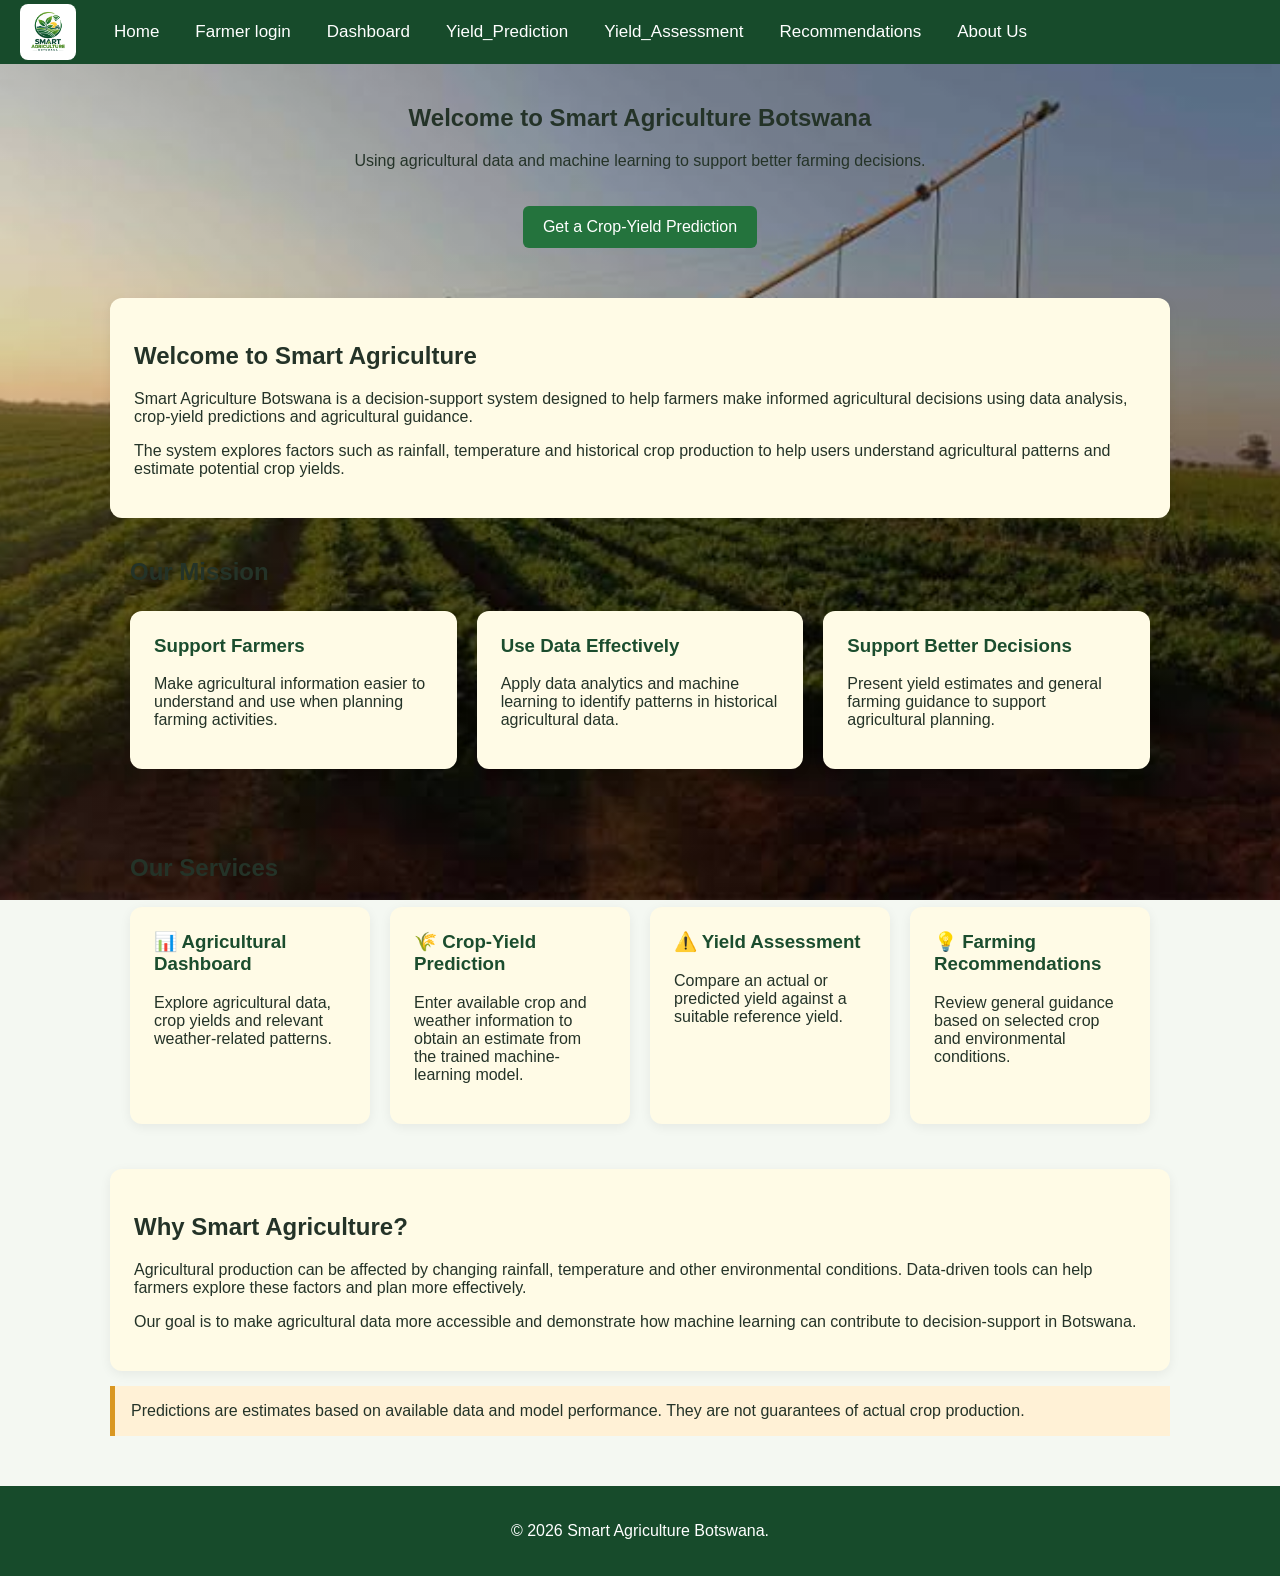
<file: index.html>
<!DOCTYPE html>
<html lang="en">
<head>
    <meta charset="UTF-8">
    <meta name="viewport" content="width=device-width, initial-scale=1.0">
    <title>Home | Smart Agriculture Botswana</title>
    <link rel="stylesheet" href="style.css">
</head>
<body>
 
<header>
<div class="logo"><img src="images/smartlogo.png" alt="Logo"></div>
<nav>
    <a href="index.html">Home</a> <a href ="login.html">Farmer login</a> <a href="dashboard.html">Dashboard</a> <a href="yield prediction.html">Yield_Prediction</a> <a href="risk assessment.html">Yield_Assessment</a> <a href="recommendation.html">Recommendations</a> <a href="about us.html">About Us</a>
</nav>
</header>
    <section class="hero">
	<CENTER>
    <h1>Welcome to Smart Agriculture Botswana</h1>
    <p>Using agricultural data and machine learning to support better farming decisions.</p>
    <a href="/prediction">
        <button type="button">Get a Crop-Yield Prediction</button>
    </a>
	</CENTER>
	</section>


<main>
    <section class="card">
        <h2>Welcome to Smart Agriculture</h2>
        <p>
            Smart Agriculture Botswana is a decision-support system designed
            to help farmers make informed agricultural decisions using data
            analysis, crop-yield predictions and agricultural guidance.
        </p>
        <p>
            The system explores factors such as rainfall, temperature and
            historical crop production to help users understand agricultural
            patterns and estimate potential crop yields.
        </p>
    </section>

    <section>
        <h2>Our Mission</h2>
        <div class="card-container">
            <div class="card">
                <h3>Support Farmers</h3>
                <p>
                    Make agricultural information easier to understand and
                    use when planning farming activities.
                </p>
            </div>

            <div class="card">
                <h3>Use Data Effectively</h3>
                <p>
                    Apply data analytics and machine learning to identify
                    patterns in historical agricultural data.
                </p>
            </div>

            <div class="card">
                <h3>Support Better Decisions</h3>
                <p>
                    Present yield estimates and general farming guidance
                    to support agricultural planning.
                </p>
            </div>
        </div>
    </section>

    <section>
        <h2>Our Services</h2>
        <div class="card-container">
            <div class="card">
                <h3>📊 Agricultural Dashboard</h3>
                <p>
                    Explore agricultural data, crop yields and relevant
                    weather-related patterns.
                </p>
                
            </div>

            <div class="card">
                <h3>🌾 Crop-Yield Prediction</h3>
                <p>
                    Enter available crop and weather information to obtain
                    an estimate from the trained machine-learning model.
                </p>
                
            </div>

            <div class="card">
                <h3>⚠️ Yield Assessment</h3>
                <p>
                    Compare an actual or predicted yield against a suitable
                    reference yield.
                </p>
                
            </div>

            <div class="card">
                <h3>💡 Farming Recommendations</h3>
                <p>
                    Review general guidance based on selected crop and
                    environmental conditions.
                </p>
                
            </div>
        </div>
    </section>

    <section class="card">
        <h2>Why Smart Agriculture?</h2>
        <p>
            Agricultural production can be affected by changing rainfall,
            temperature and other environmental conditions. Data-driven
            tools can help farmers explore these factors and plan more
            effectively.
        </p>
        <p>
            Our goal is to make agricultural data more accessible and
            demonstrate how machine learning can contribute to
            decision-support in Botswana.
        </p>
        
    </section>

    <p class="warning">
        Predictions are estimates based on available data and model
        performance. They are not guarantees of actual crop production.
    </p>
</main>

<footer>
    <p>&copy; 2026 Smart Agriculture Botswana.</p>
</footer>

</body>
</html>
</file>
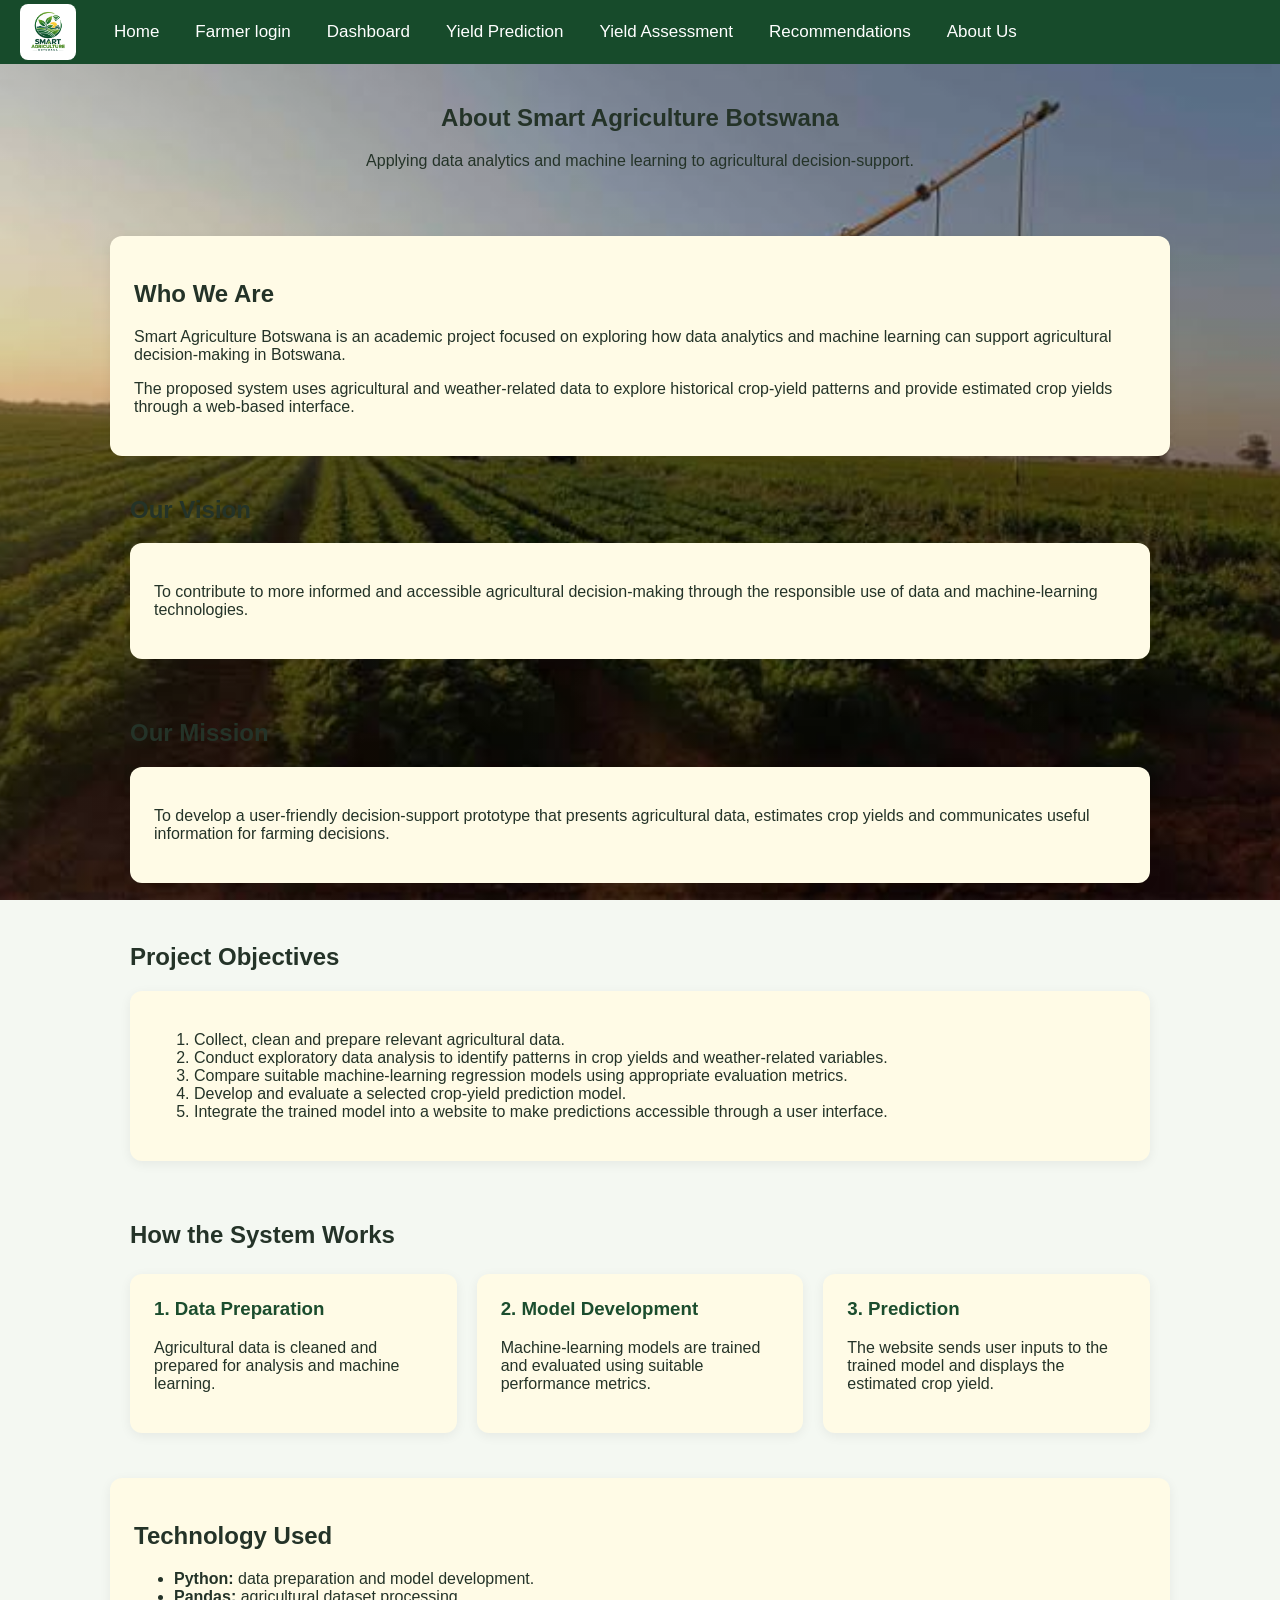
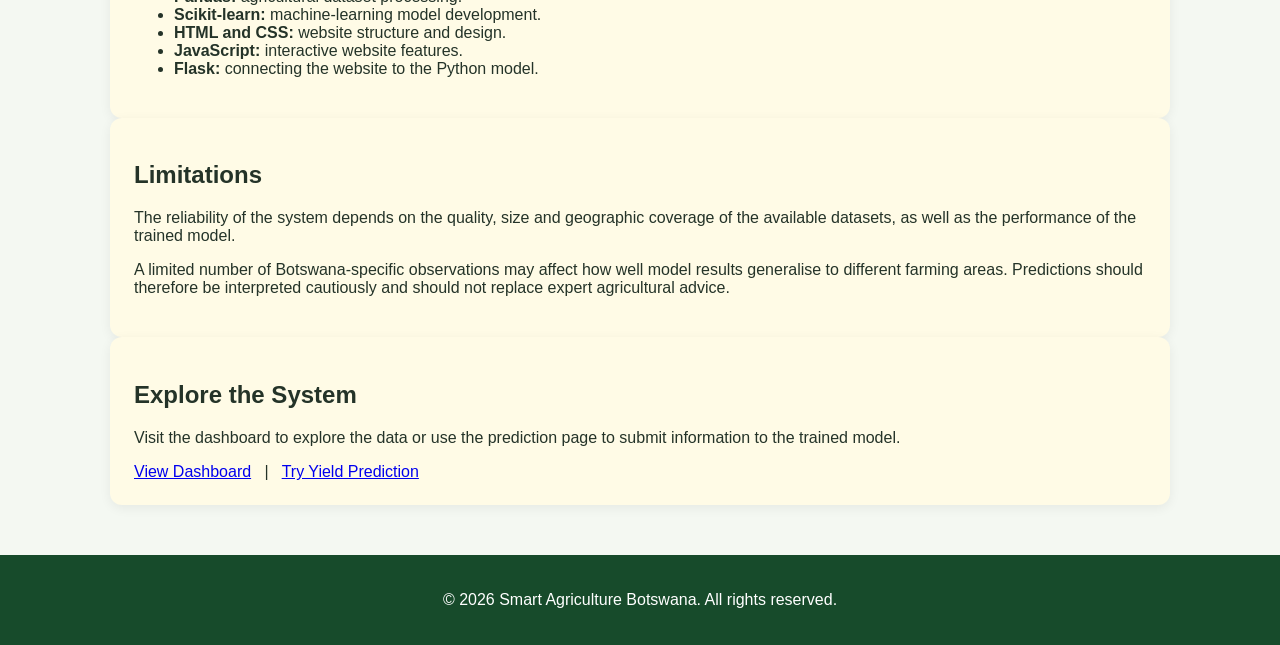
<file: about us.html>
<!DOCTYPE html>
<html lang="en">
<head>
    <meta charset="UTF-8">
    <meta name="viewport" content="width=device-width, initial-scale=1.0">
    <title>About Us | Smart Agriculture Botswana</title>
    <link rel="stylesheet" href="style.css">
	
</head>
<body>

<header>
<div class="logo"><img src="images/smartlogo.png" alt="Logo"></div>
<nav>
    <a href="Home.html">Home</a> <a href ="login.html">Farmer login</a> <a href="dashboard.html">Dashboard</a> <a href="yield prediction.html">Yield Prediction</a> <a href="risk assessment.html">Yield Assessment</a> <a href="recommendation.html">Recommendations</a> <a href="about us.html">About Us</a>
</nav>
</header>
<section class="hero">
<CENTER>
    <h1>About Smart Agriculture Botswana</h1>
    <p>Applying data analytics and machine learning to agricultural decision-support.</p>
	</CENTER>
</section>

<main>
    <section class="card">
        <h2>Who We Are</h2>
        <p>
            Smart Agriculture Botswana is an academic project focused on
            exploring how data analytics and machine learning can support
            agricultural decision-making in Botswana.
        </p>
        <p>
            The proposed system uses agricultural and weather-related data
            to explore historical crop-yield patterns and provide estimated
            crop yields through a web-based interface.
        </p>
    </section>

    <section>
        <h2>Our Vision</h2>
        <div class="card">
            <p>
                To contribute to more informed and accessible agricultural
                decision-making through the responsible use of data and
                machine-learning technologies.
            </p>
        </div>
    </section>

    <section>
        <h2>Our Mission</h2>
        <div class="card">
            <p>
                To develop a user-friendly decision-support prototype that
                presents agricultural data, estimates crop yields and
                communicates useful information for farming decisions.
            </p>
        </div>
    </section>

    <section>
        <h2>Project Objectives</h2>
        <div class="card">
            <ol>
                <li>
                    Collect, clean and prepare relevant agricultural data.
                </li>
                <li>
                    Conduct exploratory data analysis to identify patterns
                    in crop yields and weather-related variables.
                </li>
                <li>
                    Compare suitable machine-learning regression models
                    using appropriate evaluation metrics.
                </li>
                <li>
                    Develop and evaluate a selected crop-yield prediction
                    model.
                </li>
                <li>
                    Integrate the trained model into a website to make
                    predictions accessible through a user interface.
                </li>
            </ol>
        </div>
    </section>

    <section>
        <h2>How the System Works</h2>
        <div class="card-container">
            <div class="card">
                <h3>1. Data Preparation</h3>
                <p>
                    Agricultural data is cleaned and prepared for analysis
                    and machine learning.
                </p>
            </div>

            <div class="card">
                <h3>2. Model Development</h3>
                <p>
                    Machine-learning models are trained and evaluated
                    using suitable performance metrics.
                </p>
            </div>

            <div class="card">
                <h3>3. Prediction</h3>
                <p>
                    The website sends user inputs to the trained model
                    and displays the estimated crop yield.
                </p>
            </div>
        </div>
    </section>

    <section class="card">
        <h2>Technology Used</h2>
        <ul>
            <li><strong>Python:</strong> data preparation and model development.</li>
            <li><strong>Pandas:</strong> agricultural dataset processing.</li>
            <li><strong>Scikit-learn:</strong> machine-learning model development.</li>
            <li><strong>HTML and CSS:</strong> website structure and design.</li>
            <li><strong>JavaScript:</strong> interactive website features.</li>
            <li><strong>Flask:</strong> connecting the website to the Python model.</li>
        </ul>
    </section>

    <section class="card">
        <h2>Limitations</h2>
        <p>
            The reliability of the system depends on the quality, size and
            geographic coverage of the available datasets, as well as the
            performance of the trained model.
        </p>
        <p>
            A limited number of Botswana-specific observations may affect
            how well model results generalise to different farming areas.
            Predictions should therefore be interpreted cautiously and
            should not replace expert agricultural advice.
        </p>
    </section>

    <section class="card">
        <h2>Explore the System</h2>
        <p>
            Visit the dashboard to explore the data or use the prediction
            page to submit information to the trained model.
        </p>
        <a href="/dashboard">View Dashboard</a>
        &nbsp; | &nbsp;
        <a href="/prediction">Try Yield Prediction</a>
    </section>
</main>

<footer>
    <p>&copy; 2026 Smart Agriculture Botswana. All rights reserved.</p>
</footer>

</body>
</html>
</file>
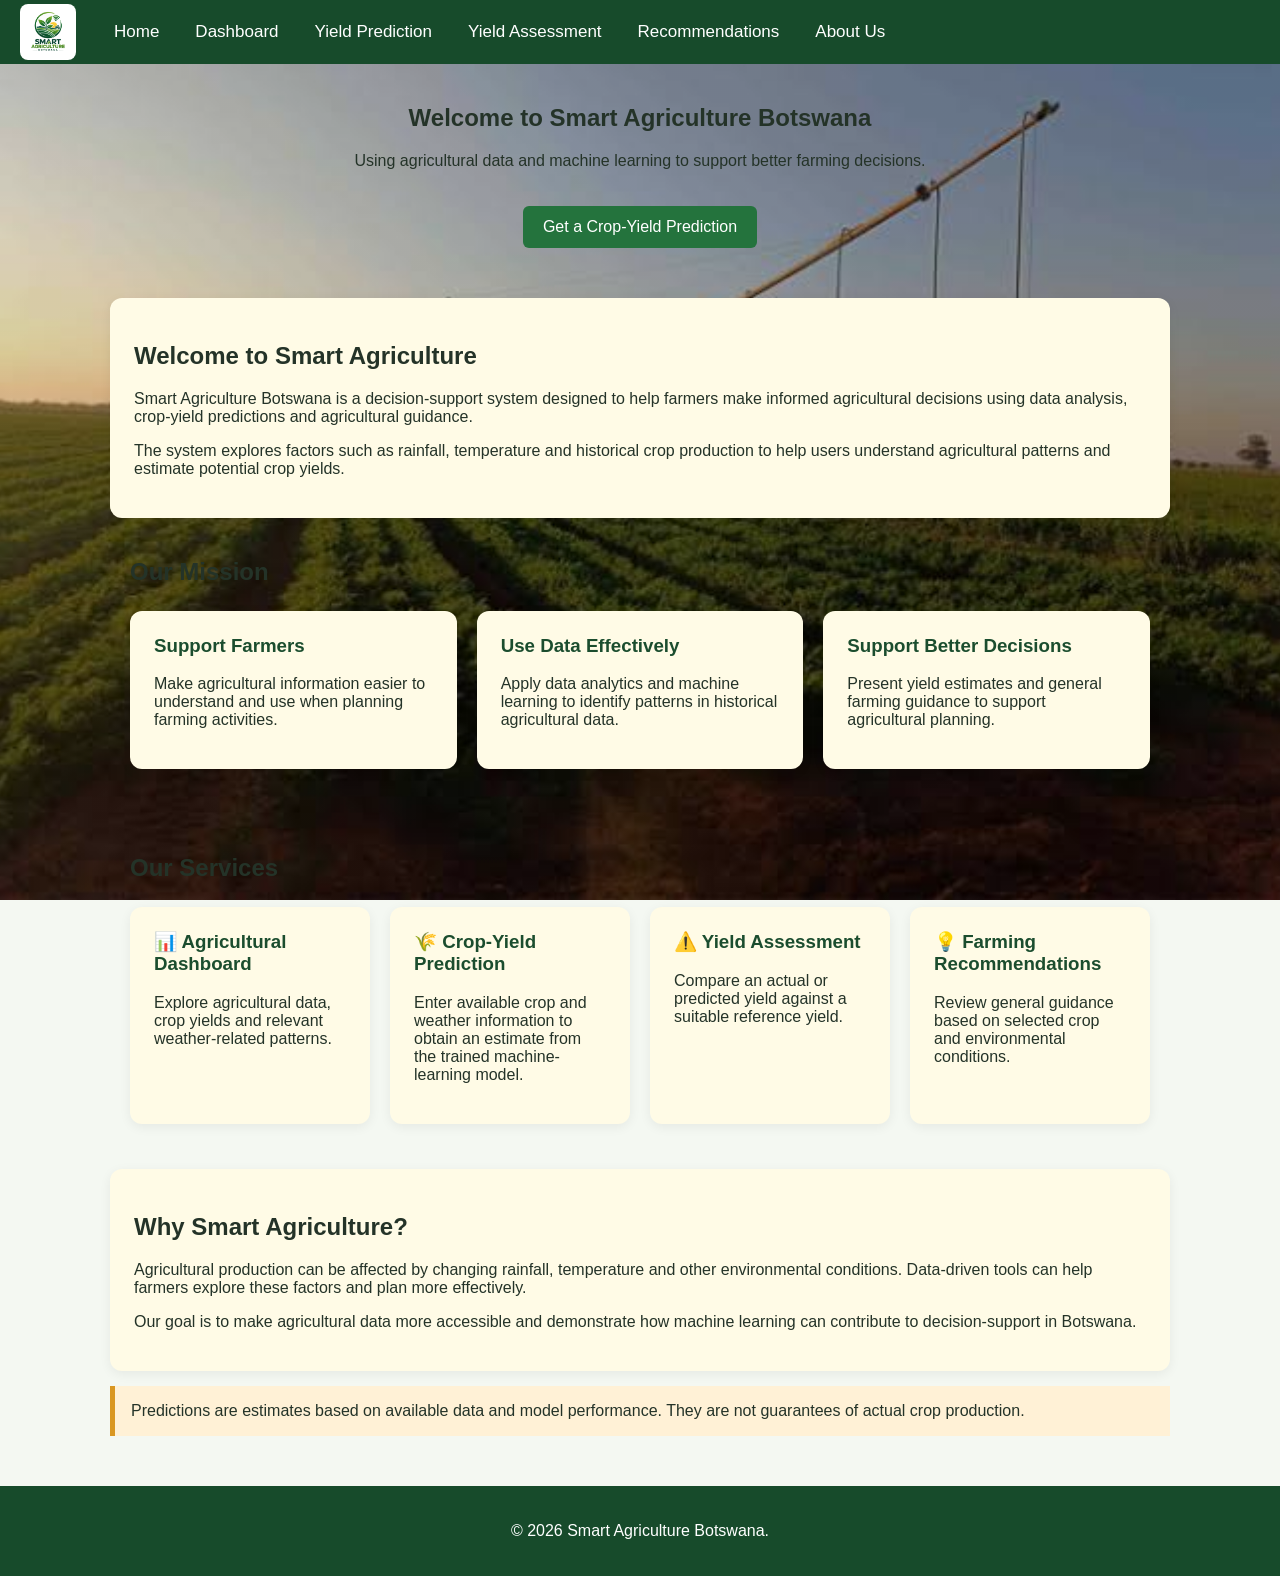
<file: Home.html>
<!DOCTYPE html>
<html lang="en">
<head>
    <meta charset="UTF-8">
    <meta name="viewport" content="width=device-width, initial-scale=1.0">
    <title>Home | Smart Agriculture Botswana</title>
    <link rel="stylesheet" href="style.css">
</head>
<body>
 
<header>
<div class="logo"><img src="images/smartlogo.png" alt="Logo"></div>
<nav>
    <a href="Home.html">Home</a> <a href="dashboard.html">Dashboard</a> <a href="yield prediction.html">Yield Prediction</a> <a href="risk assessment.html">Yield Assessment</a> <a href="recommendation.html">Recommendations</a> <a href="about us.html">About Us</a>
</nav>
</header>
    <section class="hero">
	<CENTER>
    <h1>Welcome to Smart Agriculture Botswana</h1>
    <p>Using agricultural data and machine learning to support better farming decisions.</p>
    <a href="/prediction">
        <button type="button">Get a Crop-Yield Prediction</button>
    </a>
	</CENTER>
	</section>


<main>
    <section class="card">
        <h2>Welcome to Smart Agriculture</h2>
        <p>
            Smart Agriculture Botswana is a decision-support system designed
            to help farmers make informed agricultural decisions using data
            analysis, crop-yield predictions and agricultural guidance.
        </p>
        <p>
            The system explores factors such as rainfall, temperature and
            historical crop production to help users understand agricultural
            patterns and estimate potential crop yields.
        </p>
    </section>

    <section>
        <h2>Our Mission</h2>
        <div class="card-container">
            <div class="card">
                <h3>Support Farmers</h3>
                <p>
                    Make agricultural information easier to understand and
                    use when planning farming activities.
                </p>
            </div>

            <div class="card">
                <h3>Use Data Effectively</h3>
                <p>
                    Apply data analytics and machine learning to identify
                    patterns in historical agricultural data.
                </p>
            </div>

            <div class="card">
                <h3>Support Better Decisions</h3>
                <p>
                    Present yield estimates and general farming guidance
                    to support agricultural planning.
                </p>
            </div>
        </div>
    </section>

    <section>
        <h2>Our Services</h2>
        <div class="card-container">
            <div class="card">
                <h3>📊 Agricultural Dashboard</h3>
                <p>
                    Explore agricultural data, crop yields and relevant
                    weather-related patterns.
                </p>
                
            </div>

            <div class="card">
                <h3>🌾 Crop-Yield Prediction</h3>
                <p>
                    Enter available crop and weather information to obtain
                    an estimate from the trained machine-learning model.
                </p>
               
            </div>

            <div class="card">
                <h3>⚠️ Yield Assessment</h3>
                <p>
                    Compare an actual or predicted yield against a suitable
                    reference yield.
                </p>
               
            </div>

            <div class="card">
                <h3>💡 Farming Recommendations</h3>
                <p>
                    Review general guidance based on selected crop and
                    environmental conditions.
                </p>
                
            </div>
        </div>
    </section>

    <section class="card">
        <h2>Why Smart Agriculture?</h2>
        <p>
            Agricultural production can be affected by changing rainfall,
            temperature and other environmental conditions. Data-driven
            tools can help farmers explore these factors and plan more
            effectively.
        </p>
        <p>
            Our goal is to make agricultural data more accessible and
            demonstrate how machine learning can contribute to
            decision-support in Botswana.
        </p>
       
    </section>

    <p class="warning">
        Predictions are estimates based on available data and model
        performance. They are not guarantees of actual crop production.
    </p>
</main>

<footer>
    <p>&copy; 2026 Smart Agriculture Botswana.</p>
</footer>

</body>
</html>
</file>
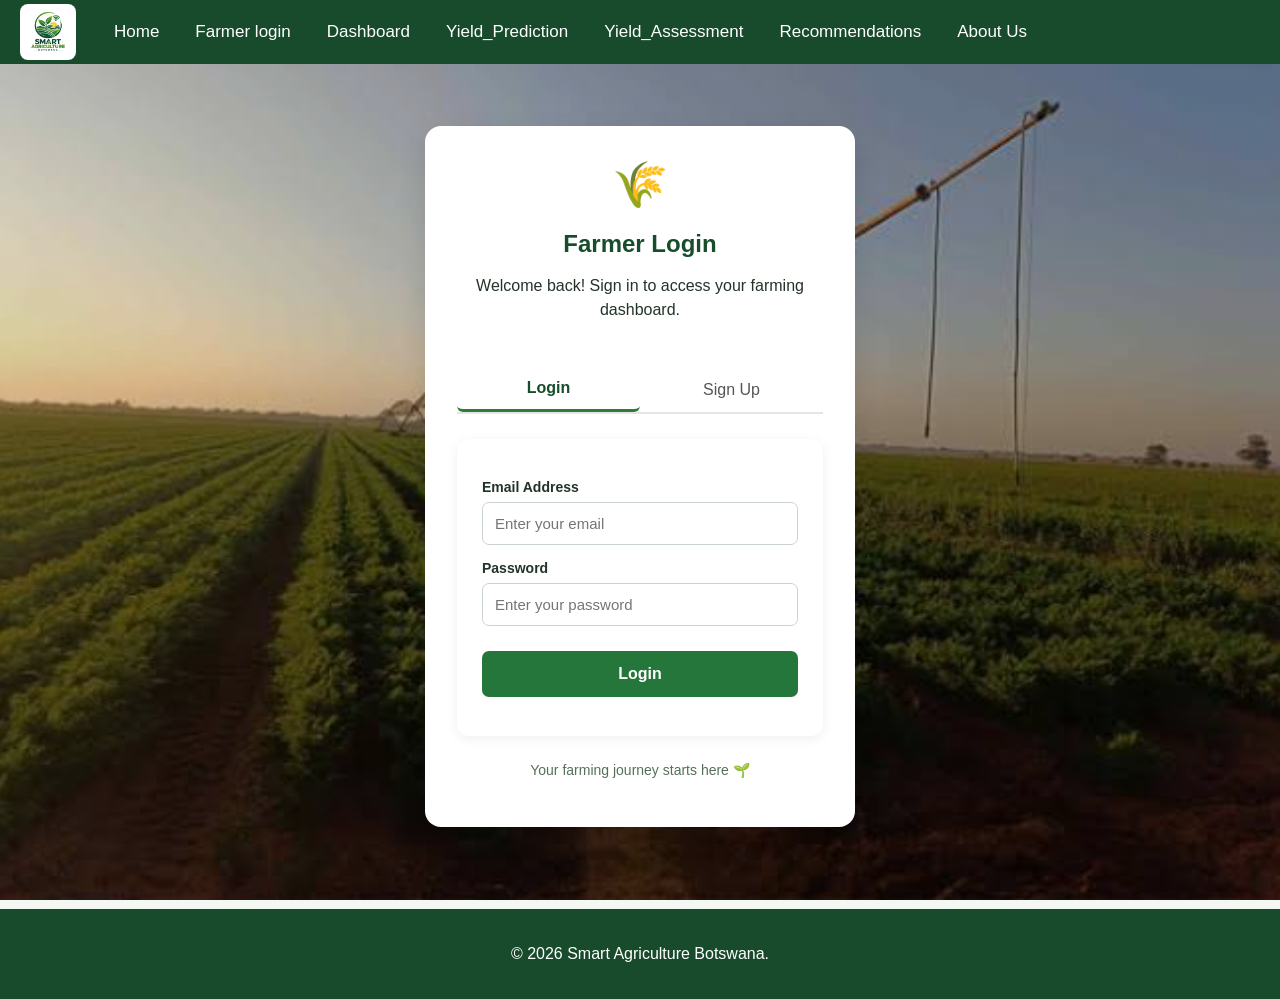
<file: login.html>
<!DOCTYPE html>
<html lang="en">
<head>
    <meta charset="UTF-8">
    <meta name="viewport" content="width=device-width, initial-scale=1.0">
    <title>Farmer Login | Smart Agriculture Botswana</title>
    <link rel="stylesheet" href="style.css">
</head>
<body>
<header>
<div class="logo"><img src="images/smartlogo.png" alt="Logo"></div>
<nav>
    <a href="index.html">Home</a> <a href ="login.html">Farmer login</a> <a href="dashboard.html">Dashboard</a> <a href="yield prediction.html">Yield_Prediction</a> <a href="risk assessment.html">Yield_Assessment</a> <a href="recommendation.html">Recommendations</a> <a href="about us.html">About Us</a>
</nav>
</header>
    

    <main class="auth-container">
        <section class="auth-card">

            <div class="auth-icon">🌾</div>
            <h1 id="form-title">Farmer Login</h1>
            <p id="form-description">
                Welcome back! Sign in to access your farming dashboard.
            </p>

            <div class="auth-tabs">
                <button type="button" id="login-tab"
                        class="auth-tab active">
                    Login
                </button>
                <button type="button" id="signup-tab" class="auth-tab">
                    Sign Up
                </button>
            </div>

            <form id="auth-form">

                <div id="signup-fields" hidden>
                    <label for="farmer-name">Full Name</label>
                    <input type="text" id="farmer-name"
                           placeholder="Enter your full name"
                           autocomplete="name">

                    <label for="phone">Phone Number</label>
                    <input type="tel" id="phone"
                           placeholder="e.g. 71234567"
                           autocomplete="tel">

                    <label for="village">Village / District</label>
                    <input type="text" id="village"
                           placeholder="e.g. Serowe">

                    <label for="farm-name">Farm Name (optional)</label>
                    <input type="text" id="farm-name"
                           placeholder="Enter your farm name">
                </div>

                <label for="email">Email Address</label>
                <input type="email" id="email"
                       placeholder="Enter your email"
                       autocomplete="email" required>

                <label for="password">Password</label>
                <input type="password" id="password"
                       placeholder="Enter your password"
                       autocomplete="current-password"
                       minlength="8" required>

                <div id="confirm-password-field" hidden>
                    <label for="confirm-password">
                        Confirm Password
                    </label>
                    <input type="password" id="confirm-password"
                           placeholder="Re-enter your password"
                           minlength="8"
                           autocomplete="new-password">
                </div>

                <button type="submit" class="auth-submit"
                        id="submit-button">
                    Login
                </button>

                <p id="message" class="auth-message"
                   role="status" aria-live="polite"></p>
            </form>

            <p class="auth-footer">
                Your farming journey starts here 🌱
            </p>

        </section>
    </main>
	<footer>
    <p>&copy; 2026 Smart Agriculture Botswana.</p>
</footer>

    <script src="login.js"></script>
</body>
</html>
</file>
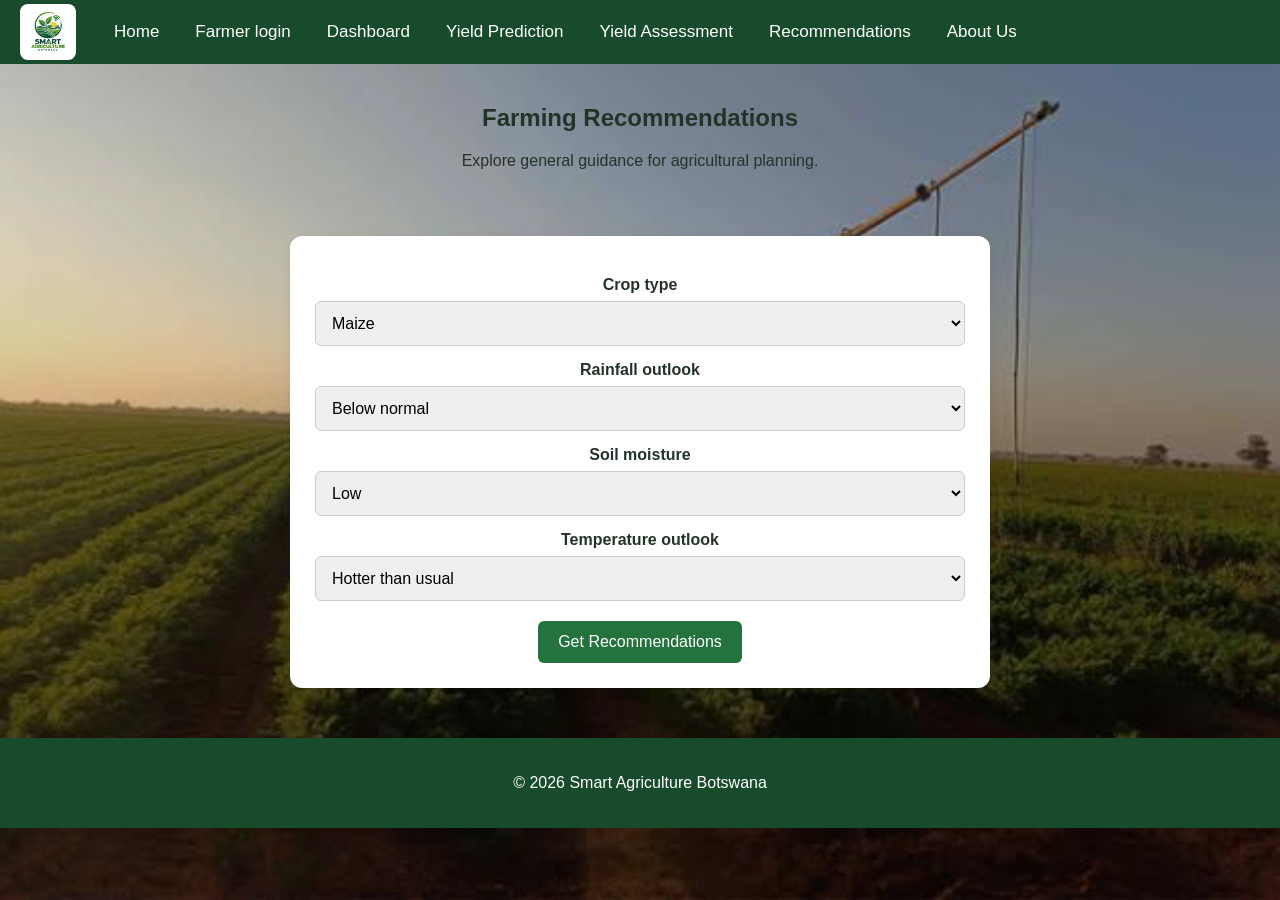
<file: recommendation.html>
<!DOCTYPE html>
<html lang="en">
<head>
    <meta charset="UTF-8">
    <meta name="viewport" content="width=device-width, initial-scale=1.0">
    <title>Farming Recommendations | Smart Agriculture Botswana</title>
   <link rel="stylesheet" href="style.css">
</head>
<body>

<header>
<div class="logo"><img src="images/smartlogo.png" alt="Logo"></div>
<nav>
    <a href="Home.html">Home</a> <a href ="login.html">Farmer login</a> <a href="dashboard.html">Dashboard</a> <a href="yield prediction.html">Yield Prediction</a> <a href="risk assessment.html">Yield Assessment</a> <a href="recommendation.html">Recommendations</a> <a href="about us.html">About Us</a>
</nav>
</header>
<section class="hero">
<CENTER>
    <h1>Farming Recommendations</h1>
    <p>Explore general guidance for agricultural planning.</p>
	</CENTER>
</section>

<main>
<CENTER>
    <form id="recommendationForm">
        <label for="crop">Crop type</label>
        <select id="crop" required>
            <option value="Maize">Maize</option>
            <option value="Sorghum">Sorghum</option>
			<option value="Wheat">Wheat</option>
        </select>

        <label for="rain">Rainfall outlook</label>
        <select id="rain" required>
            <option value="low">Below normal</option>
            <option value="normal">Near normal</option>
            <option value="high">Above normal</option>
            <option value="unknown">Not known</option>
        </select>

        <label for="soil">Soil moisture</label>
        <select id="soil" required>
            <option value="low">Low</option>
            <option value="adequate">Adequate</option>
            <option value="high">High</option>
            <option value="unknown">Not measured</option>
        </select>

        <label for="heat">Temperature outlook</label>
        <select id="heat" required>
            <option value="hot">Hotter than usual</option>
            <option value="normal">Near normal</option>
            <option value="cool">Cooler than usual</option>
            <option value="unknown">Not known</option>
        </select>

        <button type="submit">Get Recommendations</button>
		
    </form>
 </CENTER>
    <section id="recommendationResult" class="result" hidden>
        <h2>Suggested Actions</h2>
        <ul id="recommendationList"></ul>
        <p>Confirm advice with local agricultural extension officers.</p>
    </section>
</main>

<footer>
<p>&copy; 2026 Smart Agriculture Botswana</p>

</footer>

<script>
    document.getElementById("recommendationForm").addEventListener("submit", function(event) {
        event.preventDefault();

        const crop = document.getElementById("crop").value;
        const rain = document.getElementById("rain").value;
        const soil = document.getElementById("soil").value;
        const heat = document.getElementById("heat").value;

        const actions = [];

        if (rain === "low") {
            actions.push("Review locally appropriate water-conservation and planting options.");
        } else if (rain === "high") {
            actions.push("Monitor field drainage and weather forecasts for excessive rainfall.");
        } else if (rain === "unknown") {
            actions.push("Consult a reliable local seasonal forecast before planning.");
        }

        if (soil === "low") {
            actions.push("Check soil moisture and assess feasible water-management measures.");
        } else if (soil === "high") {
            actions.push("Check for waterlogging and assess whether drainage is adequate.");
        } else if (soil === "unknown") {
            actions.push("Measure soil moisture where possible before making irrigation decisions.");
        }

        if (heat === "hot") {
            actions.push("Monitor the crop for heat stress and follow crop-specific local guidance.");
        } else if (heat === "unknown") {
            actions.push("Check the forecast for temperatures during the crop's growth stage.");
        }

        if (actions.length === 0) {
            actions.push("Continue monitoring crop condition, rainfall, temperature and soil moisture.");
        }

        const list = document.getElementById("recommendationList");
        list.replaceChildren();

        actions.forEach(function(action) {
            const item = document.createElement("li");
            item.textContent = action;
            list.appendChild(item);
        });

        document.getElementById("recommendationResult").hidden = false;
        document.getElementById("recommendationResult").scrollIntoView({
            behavior: "smooth"
        });
    });
</script>
</body>
</html>
</file>
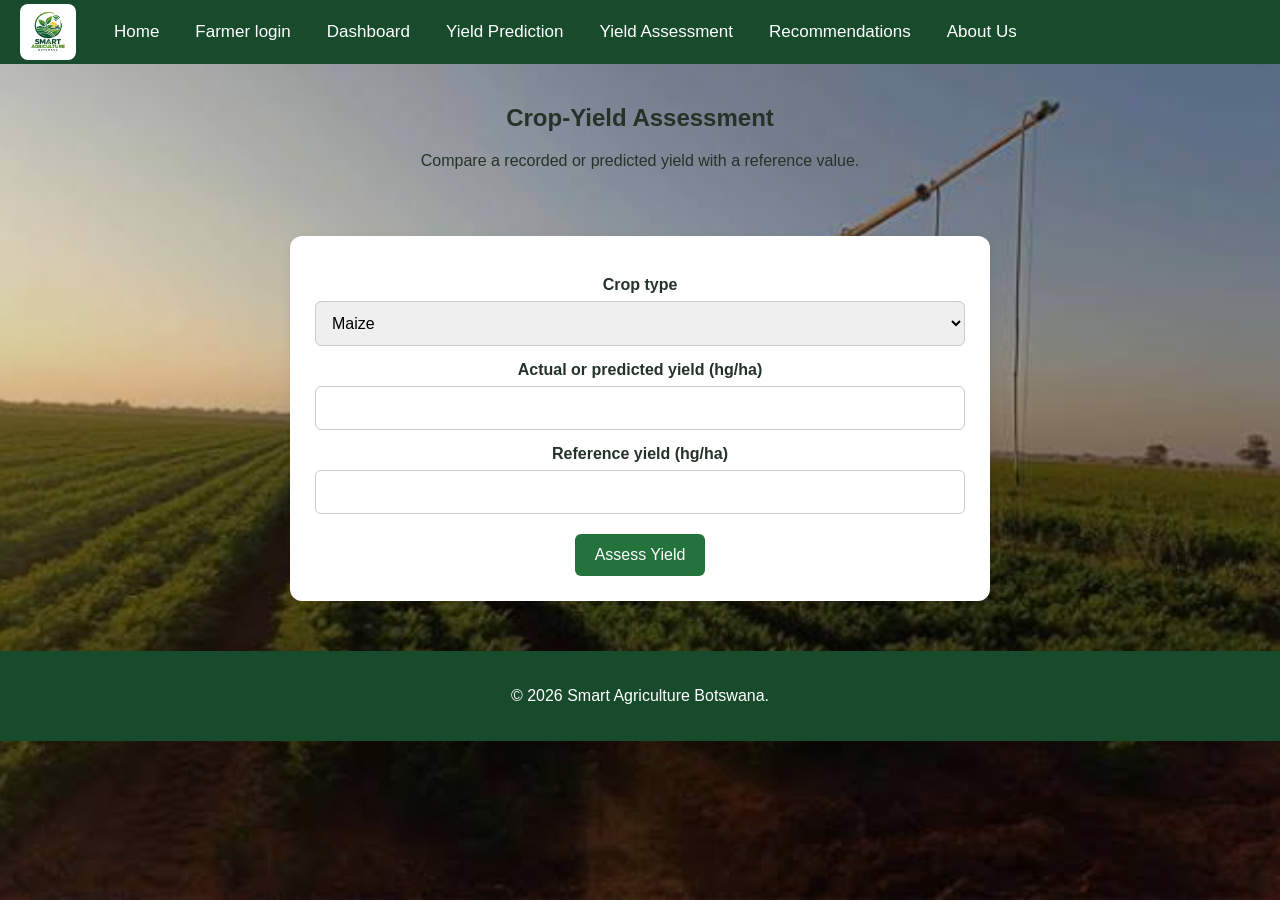
<file: risk assessment.html>
<!DOCTYPE html>
<html lang="en">
<head>
    <meta charset="UTF-8">
    <meta name="viewport" content="width=device-width, initial-scale=1.0">
    <title>Yield Assessment | Smart Agriculture Botswana</title>
    <link rel="stylesheet" href="style.css">
</head>
<body>

<header>
<div class="logo"><img src="images/smartlogo.png" alt="Logo"></div>
<nav>
    <a href="Home.html">Home</a> <a href ="login.html">Farmer login</a> <a href="dashboard.html">Dashboard</a> <a href="yield prediction.html">Yield Prediction</a> <a href="risk assessment.html">Yield Assessment</a> <a href="recommendation.html">Recommendations</a> <a href="about us.html">About Us</a>
</nav>
</header>
<section class="hero">
<CENTER>
    <h1>Crop-Yield Assessment</h1>
    <p>Compare a recorded or predicted yield with a reference value.</p>
	</CENTER>
</section>

<main>
	<CENTER>
    <form id="assessmentForm">
        <label for="crop">Crop type</label>
        <select id="crop" required>
            <option value="Maize">Maize</option>
            <option value="Sorghum">Sorghum</option>
			<option value="Wheat">Wheat</option>
        </select>

        <label for="actual">Actual or predicted yield (hg/ha)</label>
        <input id="actual" type="number" min="0" step="any" required>

        <label for="reference">Reference yield (hg/ha)</label>
        <input id="reference" type="number" min="0.01" step="any" required>

        <button type="submit">Assess Yield</button>
    </form>
	</CENTER>

    <section id="assessmentResult" class="result" hidden aria-live="polite"></section>
</main>


<footer>
<P> &copy; 2026 Smart Agriculture Botswana.</P>

</footer>

<script>
    document.getElementById("assessmentForm").addEventListener("submit", function(event) {
        event.preventDefault();

        const crop = document.getElementById("crop").value;
        const actual = Number(document.getElementById("actual").value);
        const reference = Number(document.getElementById("reference").value);
        const result = document.getElementById("assessmentResult");

        if (!Number.isFinite(actual) || !Number.isFinite(reference) ||
            actual < 0 || reference <= 0) {
            result.hidden = false;
            result.textContent = "Enter a non-negative yield and a reference yield greater than zero.";
            return;
        }

        const difference = actual - reference;
        const percentage = (difference / reference) * 100;

        let status;
        if (difference > 0) {
            status = "The entered yield is above the reference yield.";
        } else if (difference < 0) {
            status = "The entered yield is below the reference yield.";
        } else {
            status = "The entered yield equals the reference yield.";
        }

        result.hidden = false;
        result.replaceChildren();

        const heading = document.createElement("h2");
        heading.textContent = "Assessment Result";
        result.appendChild(heading);

        const cropLine = document.createElement("p");
        cropLine.textContent = "Crop: " + crop;
        result.appendChild(cropLine);

        const yieldLine = document.createElement("p");
        yieldLine.textContent = "Entered yield: " + actual.toLocaleString() + " hg/ha";
        result.appendChild(yieldLine);

        const referenceLine = document.createElement("p");
        referenceLine.textContent = "Reference yield: " + reference.toLocaleString() + " hg/ha";
        result.appendChild(referenceLine);

        const differenceLine = document.createElement("p");
        differenceLine.textContent = "Difference: " +
            difference.toLocaleString(undefined, {maximumFractionDigits: 2}) +
            " hg/ha (" + percentage.toFixed(2) + "%)";
        result.appendChild(differenceLine);

        const statusLine = document.createElement("strong");
        statusLine.textContent = status;
        result.appendChild(statusLine);

        const note = document.createElement("p");
        note.textContent =
            "Use a comparable reference for the same crop, unit, location and relevant season. " +
            "This comparison does not identify the cause of a yield difference.";
        result.appendChild(note);
    });
</script>
</body>
</html>
</file>
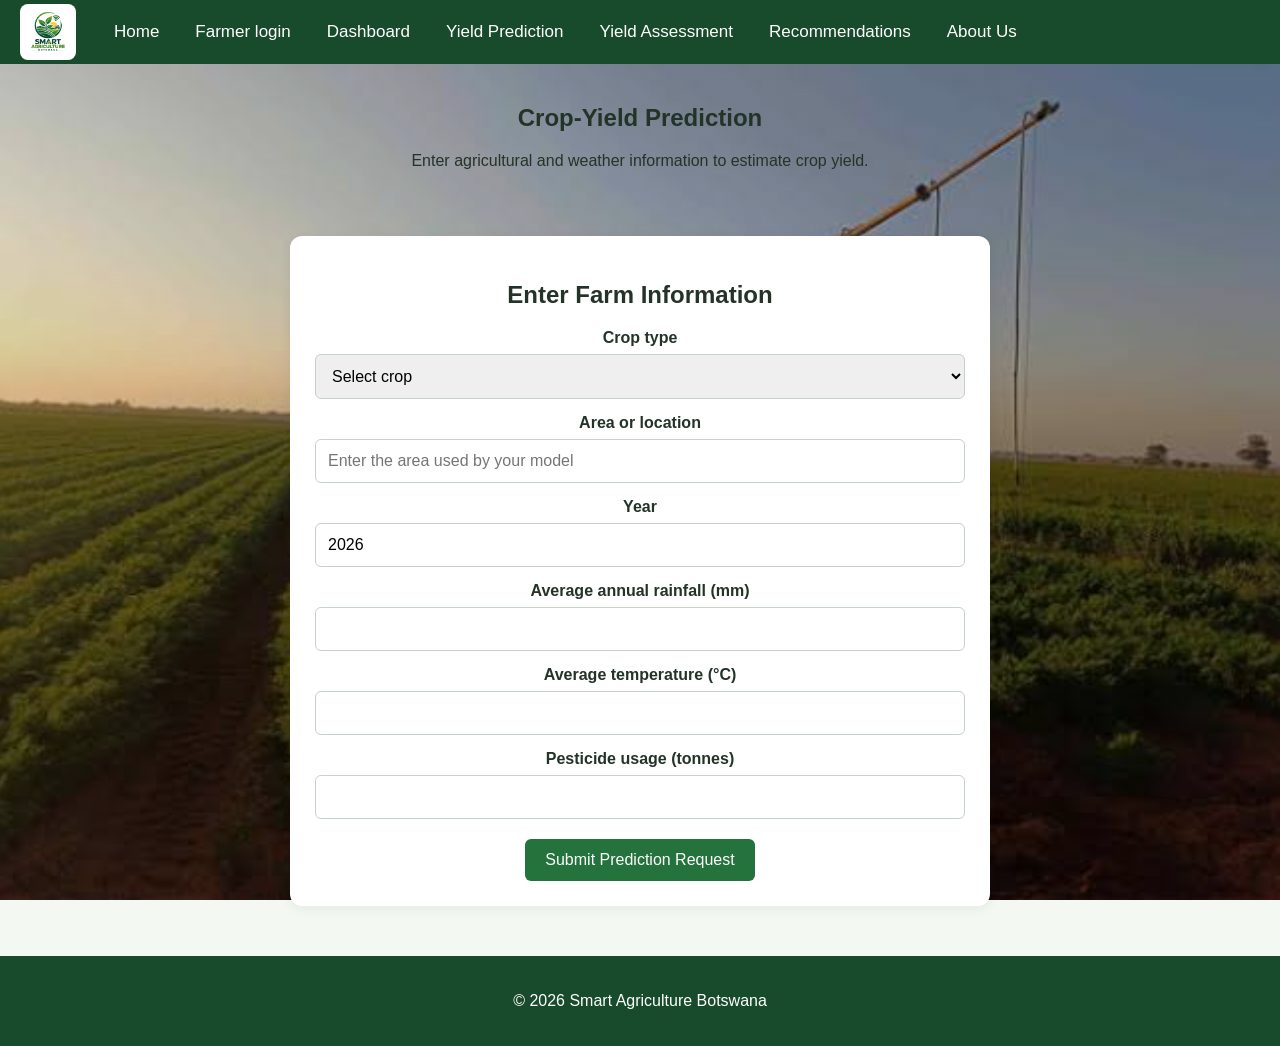
<file: yield prediction.html>
<!DOCTYPE html>
<html lang="en">
<head>
    <meta charset="UTF-8">
    <meta name="viewport" content="width=device-width, initial-scale=1.0">
    <title>Yield Prediction | Smart Agriculture Botswana</title>
    <link rel="stylesheet" href="style.css">
</head>
<body>

<header>
<div class="logo"><img src="images/smartlogo.png" alt="Logo"></div>
<nav>
    <a href="Home.html">Home</a> <a href ="login.html">Farmer login</a> <a href="dashboard.html">Dashboard</a> <a href="yield prediction.html">Yield Prediction</a> <a href="risk assessment.html">Yield Assessment</a> <a href="recommendation.html">Recommendations</a> <a href="about us.html">About Us</a>
</nav>
</header>
<section class="hero">
<CENTER>
    <h1>Crop-Yield Prediction</h1>
    <p>Enter agricultural and weather information to estimate crop yield.</p>
	</CENTER>
</section>

<main>
<CENTER>
    <form id="predictionForm">
        <h2>Enter Farm Information</h2>

        <label for="crop">Crop type</label>
        <select id="crop" required>
            <option value="">Select crop</option>
            <option value="Maize">Maize</option>
            <option value="Sorghum">Sorghum</option>
			<option value="Wheat">Wheat</option>
        </select>

        <label for="area">Area or location</label>
        <input id="area" type="text"
               placeholder="Enter the area used by your model" required>

        <label for="year">Year</label>
        <input id="year" type="number" min="1990" max="2100"
               value="2026" required>

        <label for="rainfall">Average annual rainfall (mm)</label>
        <input id="rainfall" type="number" min="0" step="any" required>

        <label for="temperature">Average temperature (°C)</label>
        <input id="temperature" type="number" step="any" required>

        <label for="pesticides">Pesticide usage (tonnes)</label>
        <input id="pesticides" type="number" min="0" step="any" required>

        <button type="submit">Submit Prediction Request</button>
    </form>
	</CENTER>

    <div id="predictionResult" class="result" hidden></div>
</main>

<footer>
<p> &copy; 2026 Smart Agriculture Botswana</p>
</footer>



<script>
    // Connection to your deployed Flask API
    const API_URL = "https://smart-agriculture-api-89xy.onrender.com/predict";

    document.getElementById("predictionForm").addEventListener("submit", async function(event) {
        event.preventDefault();

        const result = document.getElementById("predictionResult");
        result.hidden = false;
        result.innerHTML = "<p>Generating your crop-yield prediction...</p>";

        // Collect the farmer's information
        const farmData = {
            Area: document.getElementById("area").value.trim(),
            Item: document.getElementById("crop").value,
            Year: Number(document.getElementById("year").value),
            average_rain_fall_mm_per_year: Number(document.getElementById("rainfall").value),
            pesticides_tonnes: Number(document.getElementById("pesticides").value),
            avg_temp: Number(document.getElementById("temperature").value)
        };

        try {
            // Send the information to your Flask model
            const response = await fetch(API_URL, {
                method: "POST",
                headers: {
                    "Content-Type": "application/json"
                },
                body: JSON.stringify(farmData)
            });

            const data = await response.json();

            if (!response.ok) {
                throw new Error(data.error || "The prediction request failed.");
            }

            // Display the model's prediction
            result.innerHTML = `
                <h3>Crop-Yield Prediction Result</h3>
                <p><strong>Crop:</strong> ${farmData.Item}</p>
                <p><strong>Area:</strong> ${farmData.Area}</p>
                <p><strong>Predicted yield:</strong>
                    ${Number(data.predicted_yield).toLocaleString(
                        undefined,
                        { maximumFractionDigits: 2 }
                    )} ${data.unit || ""}
                </p>
            `;

        } catch (error) {
            console.error("Prediction error:", error);

            result.innerHTML = `
                <h3>Prediction Unavailable</h3>
                <p>${error.message}</p>
                <p>Please check your inputs and try again.</p>
            `;
        }
    });
</script>

</script>
</body>
</html>
</file>
<file: style.css>
* {
    box-sizing: border-box;
}

body {
    margin: 0;
    font-family: Arial, sans-serif;
    background: #f4f8f2;
    color: #243328;
}


body {
    background-image:
        linear-gradient(rgba(0, 0, 0, 0.15),
                        rgba(0, 0, 0, 0.15)),
        url("images/background.png");

    background-size: cover;
    background-position: center;
    background-repeat: no-repeat;
    background-attachment: fixed;
}


header {
    background: #174b2b;
    display: flex;
    align-items: center;          
    padding: 0 20px;
    height: 64px;                 
}

header .logo img {
    height: 46px;                 
    width: auto;
    display: block;
    border-radius: 6px;
}

nav {
    display: flex;
    align-items: stretch;        
    margin-left: 20px;
    height: 100%;
}

nav a {
    display: flex;
    align-items: center;          
    padding: 0 18px;              
    color: white;
    text-decoration: none;
    font-weight: normal;          
    font-size: 17px;
}

nav a:hover,
nav a.active {
    background: #0e2e1a;          
    color: white;
}

main {
    max-width: 1100px;
    margin: 30px auto;
    padding: 0 20px;
}

.card-container {
    display: grid;
    grid-template-columns: repeat(auto-fit, minmax(220px, 1fr));
    gap: 20px;
    margin: 25px 0;
}

.card {
    background:  #fffbe6;
    padding: 24px;
    border-radius: 12px;
    box-shadow: 0 3px 12px #00000010;
}

.card h3 {
    color: #1b4d2e;
    margin-top: 0;
}

form {
    background: white;
    padding: 25px;
    border-radius: 12px;
    max-width: 700px;
    box-shadow: 0 3px 12px #00000010;
}

label {
    display: block;
    font-weight: bold;
    margin: 15px 0 7px;
}

input, select {
    width: 100%;
    padding: 12px;
    border: 1px solid #c5d2c5;
    border-radius: 6px;
    font-size: 16px;
}

button {
    background: #24733d;
    color: white;
    padding: 12px 20px;
    border: none;
    border-radius: 6px;
    cursor: pointer;
    margin-top: 20px;
    font-size: 16px;
}

button:hover {
    background: #174b2b;
}

.result {
    background: #e2f1df;
    padding: 20px;
    margin-top: 20px;
    border-left: 5px solid #24733d;
    border-radius: 6px;
}

.warning {
    background: #fff1d6;
    border-left: 5px solid #d99721;
    padding: 16px;
    margin-top: 15px;
}

footer {
    background: #174b2b;
    color: white;
    padding: 20px;
    text-align: center;
    margin-top: 50px;
}

canvas {
    max-height: 350px;
}

@media (max-width: 600px) {
    nav {
        gap: 14px;
    }

    header {
        padding: 25px 15px;
    }
}


.logo {
    display: inline-flex;
    align-items: center;
    background: white;
    padding: 5px;
    border-radius: 8px;
}

.logo img {
    display: block;
    width: 125px;
    height: 125px;
    object-fit: contain;
    display: block;
}



/* Responsive logo for smaller screens */
@media (max-width: 600px) {
    .logo img {
        width: 45px;
        height: 45px;
    }

    .logo span {
        font-size: 16px;
    }
}


/* FARMER LOGIN AND SIGNUP PAGE */

.login-page {
    margin: 0;
    min-height: 100vh;
    font-family: Arial, sans-serif;
    background: linear-gradient(135deg, #e8f5e9, #f7f9f4);
    color: #263b2a;
}

.login-header {
    display: flex;
    justify-content: space-between;
    align-items: center;
    padding: 20px 7%;
    background: #174d2b;
}

.brand {
    color: white;
    font-size: 21px;
    font-weight: bold;
    text-decoration: none;
}

.home-link {
    color: white;
    text-decoration: none;
}

.auth-container {
    min-height: 85vh;
    display: flex;
    justify-content: center;
    align-items: center;
    padding: 30px 16px;
    box-sizing: border-box;
}

.auth-card {
    width: 100%;
    max-width: 430px;
    padding: 32px;
    background: white;
    border-radius: 16px;
    box-shadow: 0 8px 28px rgba(0, 0, 0, 0.10);
    box-sizing: border-box;
}

.auth-icon {
    text-align: center;
    font-size: 45px;
}

.auth-card h1 {
    text-align: center;
    margin-bottom: 10px;
    color: #174d2b;
}

.auth-card > p {
    text-align: center;
    line-height: 1.5;
}

.auth-tabs {
    display: flex;
    margin: 25px 0;
    border-bottom: 2px solid #e5e5e5;
}

.auth-tab {
    flex: 1;
    padding: 12px;
    border: none;
    background: transparent;
    color: #555;
    cursor: pointer;
    font-size: 16px;
}

.auth-tab.active {
    color: #174d2b;
    font-weight: bold;
    border-bottom: 3px solid #2e7d32;
}

.auth-card form label {
    display: block;
    margin: 15px 0 7px;
    font-weight: bold;
    font-size: 14px;
}

.auth-card form input {
    display: block;
    width: 100%;
    padding: 12px;
    border: 1px solid #cbd5cc;
    border-radius: 7px;
    box-sizing: border-box;
    font-size: 15px;
}

.auth-card form input:focus {
    outline: 2px solid #66bb6a;
    border-color: #2e7d32;
}

.auth-submit {
    width: 100%;
    margin-top: 25px;
    padding: 14px;
    border: none;
    border-radius: 7px;
    background: #24763b;
    color: white;
    font-size: 16px;
    font-weight: bold;
    cursor: pointer;
}

.auth-submit:hover {
    background: #174d2b;
}

.auth-message {
    font-size: 14px;
    overflow-wrap: anywhere;
}

.auth-footer {
    margin-top: 24px;
    color: #55705a;
    font-size: 14px;
}

[hidden] {
    display: none !important;
}

@media (max-width: 480px) {
    .auth-card {
        padding: 22px;
    }

    .brand {
        font-size: 17px;
    }
}

/* Navigation menu */
.navbar {
    background: #174d2b;
    padding: 18px 5%;
    display: flex;
    justify-content: space-between;
    align-items: center;
    flex-wrap: wrap;
    gap: 15px;
}

.navbar .logo {
    color: white;
    font-size: 20px;
    font-weight: bold;
    text-decoration: none;
}

.nav-links {
    display: flex;
    flex-wrap: wrap;
    gap: 15px;
}

.nav-links a {
    color: white;
    text-decoration: none;
    font-size: 14px;
}

.nav-links a:hover {
    color: #a5d6a7;
    text-decoration: underline;
}

@media (max-width: 768px) {
    .navbar {
        flex-direction: column;
        align-items: flex-start;
    }

    .nav-links {
        flex-direction: column;
        gap: 12px;
    }
}
.navbar {
    background: #174d2b;
    padding: 18px 5%;
    display: flex;
    justify-content: space-between;
    align-items: center;
    flex-wrap: wrap;
    gap: 15px;
}

.navbar .logo,
.nav-links a {
    color: white;
    text-decoration: none;
}

.nav-links {
    display: flex;
    flex-wrap: wrap;
    gap: 15px;
}

/*Tablets*/
 @media screen and (max-width:768px)
nav{
	flex-drirection:column;
	align-items:center;
}
section{
	padding:20px;
}
h2{
	font-size:1.5rem;
}
 
/*smartphones*/
@media screen(max-width:480px;0)
{
 header{
	 font-size:1.8rem;
 }
	 nav a{
		 font-size:0.9rem;
		 padding:8px 16px
	 }
	footer{
		font-size:0.85;
	}
</file>
